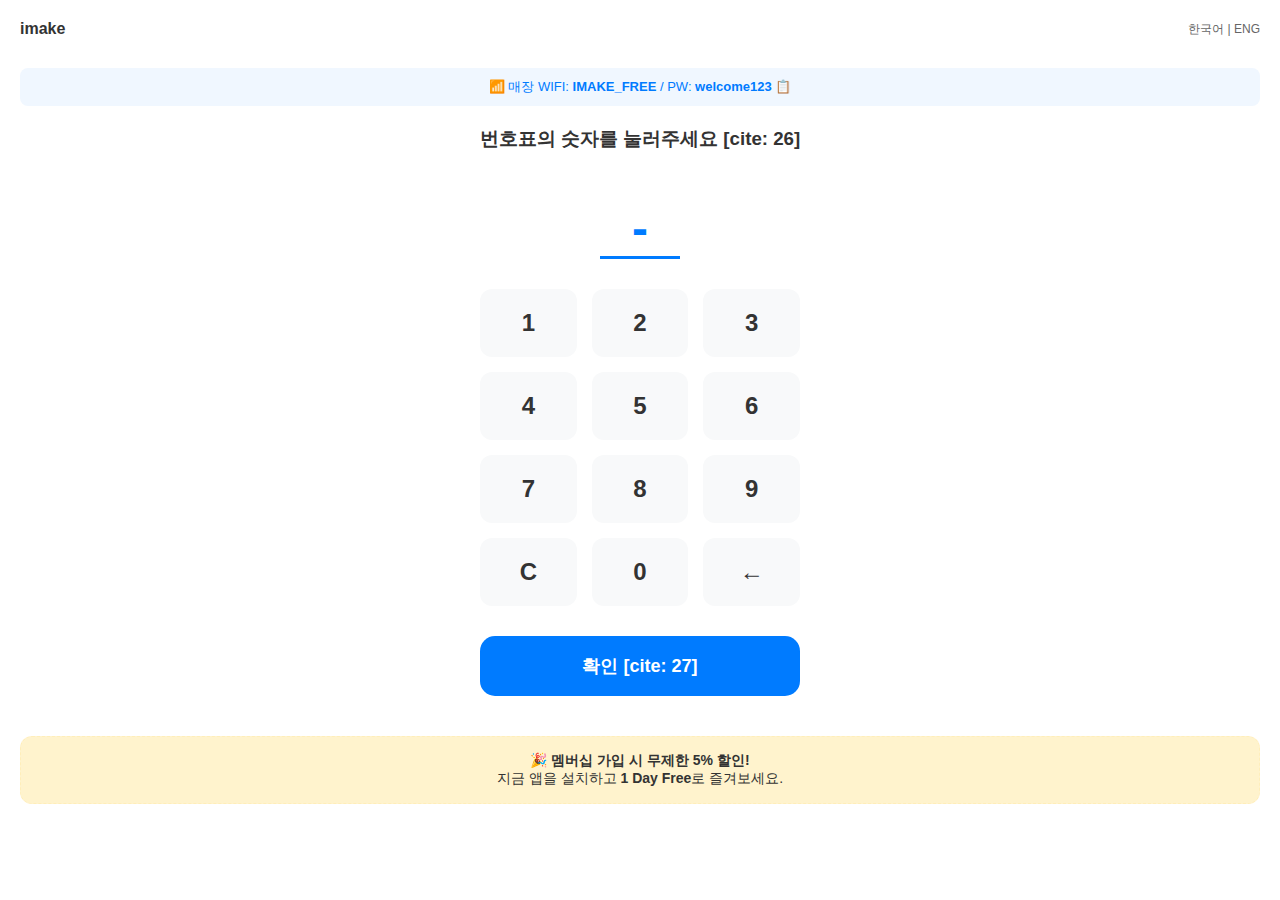
<file: public/order.html>
<!DOCTYPE html>
<html lang="ko">
<head>
    <meta charset="UTF-8">
    <meta name="viewport" content="width=device-width, initial-scale=1.0">
    <title>imake - 테이블 주문</title>
    <style>
        body { font-family: 'Pretendard', sans-serif; margin: 0; padding: 20px; text-align: center; color: #333; }
        .header { display: flex; justify-content: space-between; align-items: center; margin-bottom: 30px; }
        .wifi-info { background: #f0f7ff; padding: 10px; border-radius: 8px; font-size: 13px; color: #007bff; margin-bottom: 20px; }
        .display-area { font-size: 48px; font-weight: 800; color: #007bff; margin: 30px 0; border-bottom: 3px solid #007bff; display: inline-block; min-width: 80px; }
        .keypad { display: grid; grid-template-columns: repeat(3, 1fr); gap: 15px; max-width: 320px; margin: 0 auto; }
        .key { background: #f8f9fa; padding: 20px; border-radius: 12px; font-size: 24px; font-weight: 600; cursor: pointer; transition: 0.2s; }
        .key:active { background: #e9ecef; transform: scale(0.95); }
        .btn-confirm { width: 100%; max-width: 320px; background: #007bff; color: white; border: none; padding: 18px; border-radius: 15px; font-size: 18px; font-weight: bold; margin-top: 30px; }
        /* 명세서 반영: 1 day free 홍보 배너 */
        .promo-banner { background: #fff3cd; padding: 15px; border-radius: 12px; font-size: 14px; margin-top: 40px; border: 1px dashed #ffeeba; }
    </style>
</head>
<body>
    <div class="header">
        <strong>imake</strong>
        <span style="font-size: 12px; color: #666;">한국어 | ENG</span>
    </div>

    <div class="wifi-info">
        📶 매장 WIFI: <b>IMAKE_FREE</b> / PW: <b>welcome123</b> <span style="cursor:pointer" onclick="alert('복사되었습니다!')">📋</span>
    </div>

    <h3>번호표의 숫자를 눌러주세요 [cite: 26]</h3>
    <div class="display-area" id="tableNum">-</div>

    <div class="keypad">
        <div class="key" onclick="add(1)">1</div><div class="key" onclick="add(2)">2</div><div class="key" onclick="add(3)">3</div>
        <div class="key" onclick="add(4)">4</div><div class="key" onclick="add(5)">5</div><div class="key" onclick="add(6)">6</div>
        <div class="key" onclick="add(7)">7</div><div class="key" onclick="add(8)">8</div><div class="key" onclick="add(9)">9</div>
        <div class="key" onclick="reset()">C</div><div class="key" onclick="add(0)">0</div><div class="key" onclick="back()">←</div>
    </div>

    <button class="btn-confirm" onclick="goMenu()">확인 [cite: 27]</button>

    <div class="promo-banner">
        🎉 <b>멤버십 가입 시 무제한 5% 할인!</b><br>
        지금 앱을 설치하고 <b>1 Day Free</b>로 즐겨보세요.
    </div>

    <script>
        let num = "";
        function add(n) { num += n; update(); }
        function reset() { num = ""; update(); }
        function back() { num = num.slice(0, -1); update(); }
        function update() { document.getElementById('tableNum').innerText = num || "-"; }
        function goMenu() {
            if(!num) return alert("번호표 숫자를 입력해주세요.");
            if(confirm(`입력하신 번호 ${num}번이 맞나요? [cite: 27]`)) {
                // 다음 단계: 메뉴 리스트 페이지로 이동
                location.href = "menu_list.html?table=" + num;
            }
        }
    </script>
</body>
</html>
</file>
